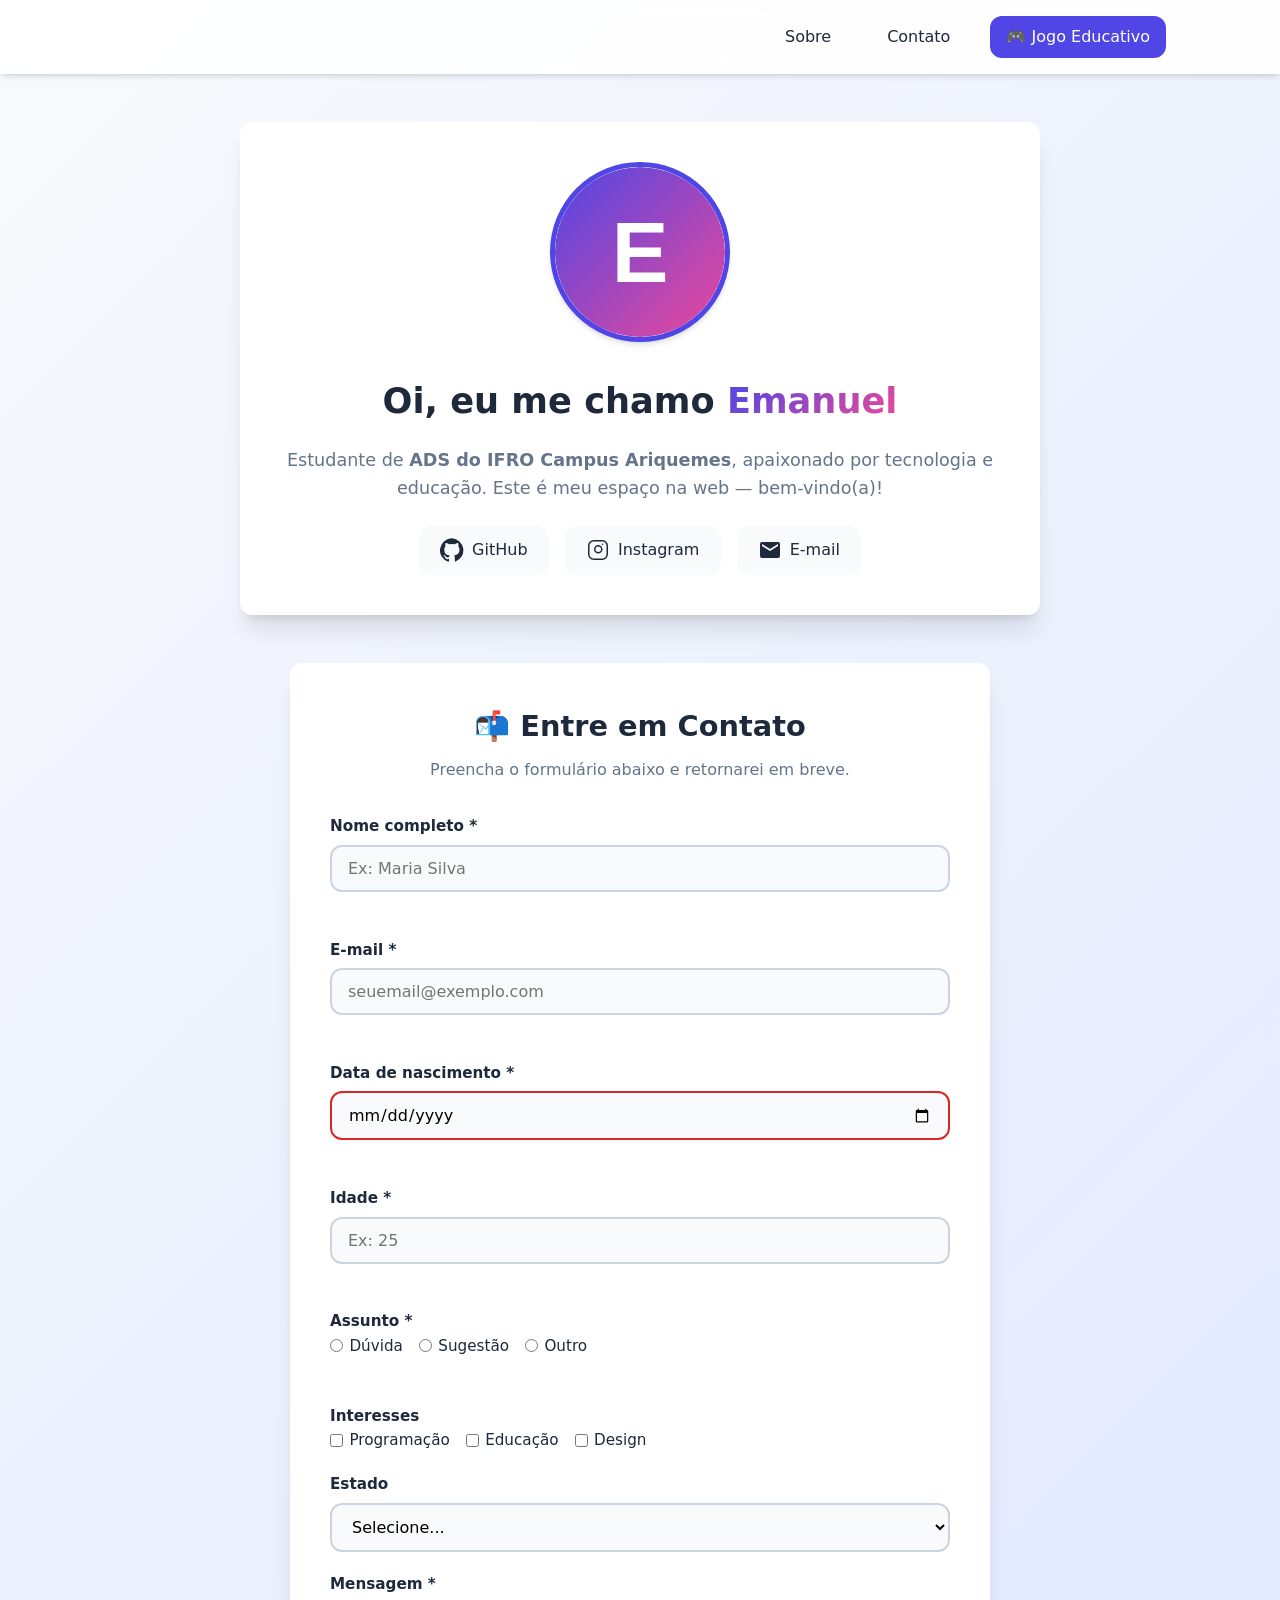
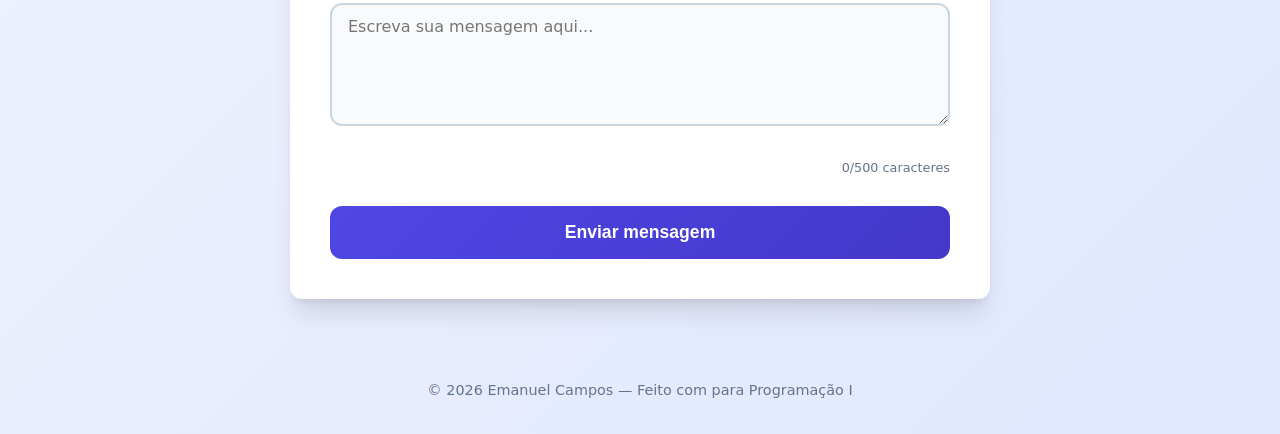
<file: index.html>
<!DOCTYPE html>
<html lang="pt-BR">
<head>
  <meta charset="UTF-8" />
  <meta name="viewport" content="width=device-width, initial-scale=1.0" />
  <meta name="description" content="Portfólio pessoal de [Seu Nome] — Desenvolvedor Web e Educador" />
  <meta name="author" content="[Seu Nome]" />

  <!-- Visualização das formas de contato -->
  <meta property="og:title" content="[Seu Nome] — Webfólio" />
  <meta property="og:description" content="Portfólio pessoal e projeto educativo de alfabetização." />
  <meta property="og:type" content="website" />

  <title>Emanuel Campos — Webfólio Pessoal</title>
  <link rel="icon" type="image/svg+xml" href="assets/favicon.svg" />
  <link rel="stylesheet" href="estilo/global.css" />
</head>
<body>
  <!--  navegação  com botões -->
  <header class="cabecalho">
    <nav class="navegacao" aria-label="Navegação principal">
      <a href="#sobre" class="nav-link">Sobre</a>
      <a href="#contato" class="nav-link">Contato</a>
      <a href="aplicacao-educativa/index.html" class="nav-link nav-destaque">
        🎮 Jogo Educativo
      </a>
    </nav>
  </header>

  <main>
    <!-- Minha apresentação  -->
    <section id="sobre" class="apresentacao">
      <img
        src="assets/perfil.svg"
        alt="Foto de perfil de [Seu Nome]"
        class="foto-perfil"
        width="180"
        height="180"
        onerror="this.src='data:image/svg+xml;utf8,<svg xmlns=%22http://www.w3.org/2000/svg%22 viewBox=%220 0 100 100%22><circle cx=%2250%22 cy=%2250%22 r=%2250%22 fill=%22%234f46e5%22/><text x=%2250%22 y=%2265%22 text-anchor=%22middle%22 fill=%22white%2２ font-size=%2２50%２>👤</text></svg>'"
      />
      <h1>Oi, eu me chamo <span class="destaque-nome">Emanuel</span></h1>
      <p class="bio">
        Estudante de <strong>ADS do IFRO Campus Ariquemes</strong>, apaixonado por tecnologia
        e educação. Este é meu espaço na web — bem-vindo(a)!
      </p>

      <!-- Links das minhas redes sociais -->
      <ul class="redes-sociais" aria-label="Redes sociais">
        <li>
          <a href="https://github.com/Emanuel07-coder" target="_blank" rel="noopener noreferrer" aria-label="GitHub">
            <svg width="24" height="24" viewBox="0 0 24 24" fill="currentColor" aria-hidden="true">
              <path d="M12 .3a12 12 0 0 0-3.8 23.4c.6.1.8-.3.8-.6v-2.1c-3.3.7-4-1.6-4-1.6-.6-1.4-1.4-1.8-1.4-1.8-1-.7.1-.7.1-.7 1.2.1 1.8 1.2 1.8 1.2 1 1.8 2.8 1.3 3.5 1 .1-.8.4-1.3.8-1.6-2.7-.3-5.5-1.3-5.5-6 0-1.3.5-2.4 1.2-3.2-.1-.3-.5-1.5.1-3.2 0 0 1-.3 3.3 1.2a11.5 11.5 0 0 1 6 0c2.3-1.5 3.3-1.2 3.3-1.2.6 1.7.2 2.9.1 3.2.8.8 1.2 1.9 1.2 3.2 0 4.6-2.8 5.6-5.5 5.9.4.4.8 1.1.8 2.2v3.3c0 .3.2.7.8.6A12 12 0 0 0 12 .3"/>
            </svg>
            <span>GitHub</span>
          </a>
        </li>
        <li>
          <a href="https://www.instagram.com/_emanuel_0607?igsh=MTVqbm9tNDA3M3ljeQ==" target="_blank" rel="noopener noreferrer" aria-label="Instagram">
            <svg width="24" height="24" viewBox="0 0 24 24" fill="currentColor" aria-hidden="true">
              <path d="M7.75 2h8.5A5.75 5.75 0 0 1 22 7.75v8.5A5.75 5.75 0 0 1 16.25 22h-8.5A5.75 5.75 0 0 1 2 16.25v-8.5A5.75 5.75 0 0 1 7.75 2zm0 1.5A4.25 4.25 0 0 0 3.5 7.75v8.5A4.25 4.25 0 0 0 7.75 20.5h8.5a4.25 4.25 0 0 0 4.25-4.25v-8.5A4.25 4.25 0 0 0 16.25 3.5h-8.5zm8.75 2a.75.75 0 1 1 0 1.5.75.75 0 0 1 0-1.5zm-4.25 1.5a4.25 4.25 0 1 1 0 8.5 4.25 4.25 0 0 1 0-8.5zm0 1.5a2.75 2.75 0 1 0 0 5.5 2.75 2.75 0 0 0 0-5.5z"/>
            </svg>
            <span>Instagram</span>
          </a>
        </li>
        <li>
          <a href="mailto:emanuel.wenzel2007@gmail.com" aria-label="E-mail">
            <svg width="24" height="24" viewBox="0 0 24 24" fill="currentColor" aria-hidden="true">
              <path d="M20 4H4a2 2 0 0 0-2 2v12a2 2 0 0 0 2 2h16a2 2 0 0 0 2-2V6a2 2 0 0 0-2-2zm0 4-8 5-8-5V6l8 5 8-5v2z"/>
            </svg>
            <span>E-mail</span>
          </a>
        </li>
      </ul>
    </section>

    <!-- Formulário simples -->
    <section id="contato" class="contato">
      <h2>📬 Entre em Contato</h2>
      <p class="subtitulo">Preencha o formulário abaixo e retornarei em breve.</p>

      <form id="formulario" class="formulario" novalidate>
        <!-- Campo Nome -->
        <div class="campo">
          <label for="nome">Nome completo *</label>
          <input
            type="text"
            id="nome"
            name="nome"
            required
            minlength="3"
            maxlength="80"
            placeholder="Ex: Maria Silva"
            autocomplete="name"
          />
          <span class="mensagem-erro" id="erro-nome" aria-live="polite"></span>
        </div>

        <!-- Campo E-mail -->
        <div class="campo">
          <label for="email">E-mail *</label>
          <input
            type="email"
            id="email"
            name="email"
            required
            placeholder="seuemail@exemplo.com"
            autocomplete="email"
          />
          <span class="mensagem-erro" id="erro-email" aria-live="polite"></span>
        </div>

        <!-- Campo Data -->
        <div class="campo">
          <label for="data">Data de nascimento *</label>
          <input type="date" id="data" name="data" required />
          <span class="mensagem-erro" id="erro-data" aria-live="polite"></span>
        </div>

        <!-- Campo Idade -->
        <div class="campo">
          <label for="numero">Idade *</label>
          <input
            type="number"
            id="numero"
            name="numero"
            required
            min="10"
            max="120"
            placeholder="Ex: 25"
          />
          <span class="mensagem-erro" id="erro-numero" aria-live="polite"></span>
        </div>

        <!-- Componente extra 1: RadioButton -->
        <fieldset class="campo">
          <legend>Assunto *</legend>
          <div class="opcoes-radio">
            <label><input type="radio" name="assunto" value="duvida" required /> Dúvida</label>
            <label><input type="radio" name="assunto" value="sugestao" /> Sugestão</label>
            <label><input type="radio" name="assunto" value="outro" /> Outro</label>
          </div>
          <span class="mensagem-erro" id="erro-assunto" aria-live="polite"></span>
        </fieldset>

        <!-- Componente extra 2: Checkbox -->
        <fieldset class="campo">
          <legend>Interesses</legend>
          <div class="opcoes-check">
            <label><input type="checkbox" name="interesses" value="programacao" /> Programação</label>
            <label><input type="checkbox" name="interesses" value="educacao" /> Educação</label>
            <label><input type="checkbox" name="interesses" value="design" /> Design</label>
          </div>
        </fieldset>

        <!-- Componente extra 3: Select -->
        <div class="campo">
          <label for="estado">Estado</label>
          <select id="estado" name="estado">
            <option value="">Selecione...</option>
            <option value="AC">Acre</option>
            <option value="AL">Alagoas</option>
            <option value="AP">Amapá</option>
            <option value="AM">Amazonas</option>
            <option value="BA">Bahia</option>
            <option value="CE">Ceará</option>
            <option value="DF">Distrito Federal</option>
            <option value="ES">Espírito Santo</option>
            <option value="GO">Goiás</option>
            <option value="MA">Maranhão</option>
            <option value="MT">Mato Grosso</option>
            <option value="MS">Mato Grosso do Sul</option>
            <option value="MG">Minas Gerais</option>
            <option value="PA">Pará</option>
            <option value="PB">Paraíba</option>
            <option value="PR">Paraná</option>
            <option value="PE">Pernambuco</option>
            <option value="PI">Piauí</option>
            <option value="RJ">Rio de Janeiro</option>
            <option value="RN">Rio Grande do Norte</option>
            <option value="RS">Rio Grande do Sul</option>
            <option value="RO">Rondônia</option>
            <option value="RR">Roraima</option>
            <option value="SC">Santa Catarina</option>
            <option value="SP">São Paulo</option>
            <option value="SE">Sergipe</option>
            <option value="TO">Tocantins</option>
          </select>
        </div>

        <!-- Mensagem -->
        <div class="campo">
          <label for="mensagem">Mensagem *</label>
          <textarea
            id="mensagem"
            name="mensagem"
            required
            minlength="10"
            maxlength="500"
            rows="5"
            placeholder="Escreva sua mensagem aqui..."
          ></textarea>
          <span class="mensagem-erro" id="erro-mensagem" aria-live="polite"></span>
          <span class="contador" id="contador-mensagem">0/500 caracteres</span>
        </div>

        <button type="submit" class="botao-principal">Enviar mensagem</button>

        <!-- Mensagem de sucesso -->
        <div id="sucesso" class="mensagem-sucesso" role="status" hidden>
          ✅ Mensagem enviada com sucesso! Obrigado pelo contato.
        </div>
      </form>
    </section>
  </main>

  <footer class="rodape">
    <p>&copy; <span id="ano-atual"></span> Emanuel Campos — Feito com para Programação I</p>
  </footer>

  <script src="script/validacao.js"></script>
</body>
</html>
</file>
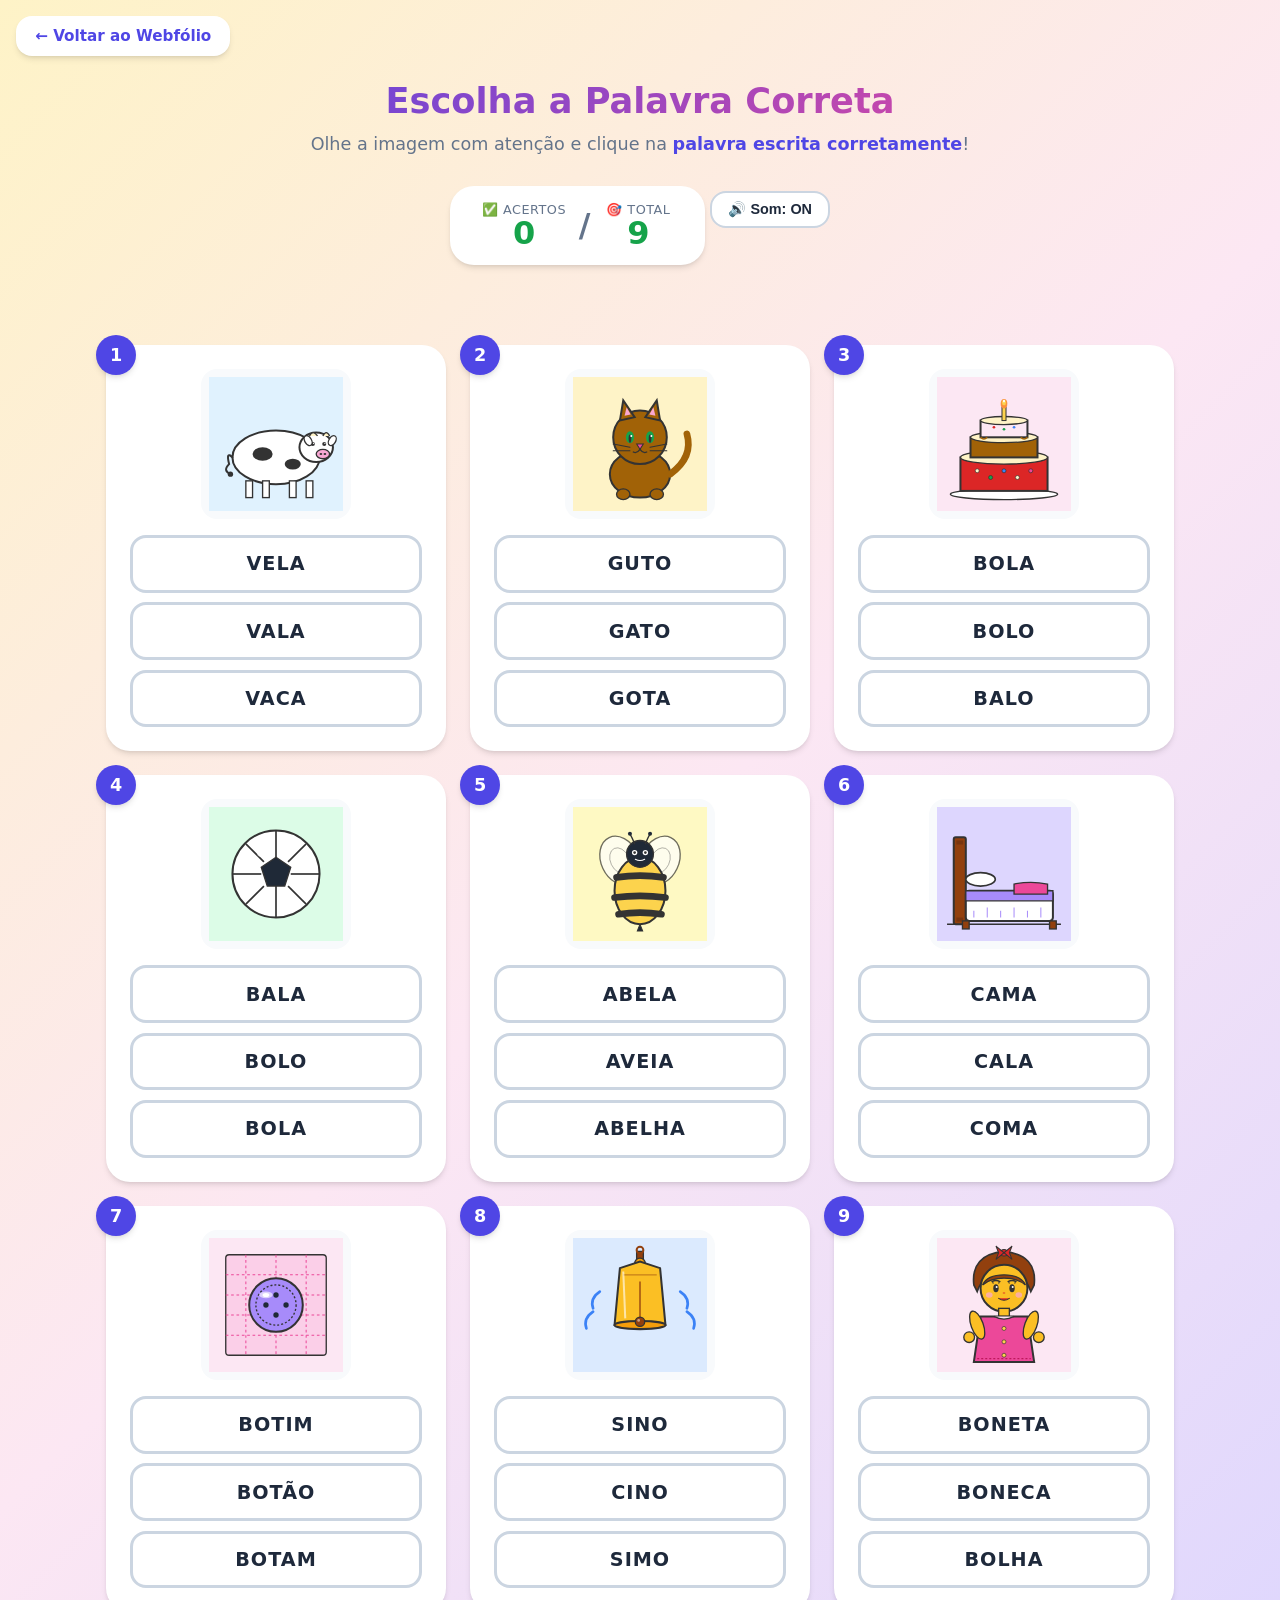
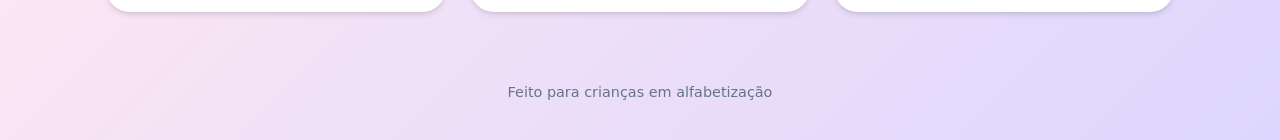
<file: aplicacao-educativa/index.html>
<!DOCTYPE html>
<html lang="pt-BR">
<head>
  <meta charset="UTF-8" />
  <meta name="viewport" content="width=device-width, initial-scale=1.0" />
  <meta name="description" content="Jogo educativo de alfabetização — Escolha a palavra correta" />
  <title> Escolha a Palavra Correta</title>
  <link rel="icon" type="image/svg+xml" href="../assets/favicon.svg" />
  
  <!-- ✅ CORRIGIDO: "estilo" em minúsculo -->
  <link rel="stylesheet" href="estilo/style.css" />
</head>
<body>
  <a href="../index.html" class="botao-voltar" aria-label="Voltar para a página inicial">
    ← Voltar ao Webfólio
  </a>

  <header class="cabecalho-jogo">
    <h1>  Escolha a Palavra Correta</h1>
    <p class="instrucoes">
      Olhe a imagem com atenção e clique na <strong>palavra escrita corretamente</strong>!
    </p>

    <div class="placar" role="status" aria-live="polite">
      <div class="placar-item">
        <span class="placar-label">✅ Acertos</span>
        <span class="placar-valor" id="placar-acertos">0</span>
      </div>
      <div class="placar-separador">/</div>
      <div class="placar-item">
        <span class="placar-label">🎯 Total</span>
        <span class="placar-valor" id="placar-total">9</span>
      </div>
    </div>

    <button id="botao-audio" class="botao-audio" aria-label="Ativar/Desativar som" aria-pressed="true">
      🔊 Som: <span id="estado-audio">ON</span>
    </button>
  </header>

  <main>
    <section id="area-jogo" class="area-jogo" aria-label="Cartões do jogo"></section>

    <section id="tela-final" class="tela-final" hidden>
      <div class="tela-final-conteudo">
        <div class="trofeu">🏆</div>
        <h2 id="titulo-final">Parabéns!</h2>
        <p id="mensagem-final"></p>
        <div class="placar-final">
          Você acertou <strong id="final-acertos">0</strong> de <strong>9</strong> palavras!
        </div>
        <div class="estrelas" id="estrelas"></div>
        <p class="recorde" id="recorde"></p>
        <div class="botoes-finais">
          <button id="botao-reiniciar" class="botao-principal">🔁 Jogar novamente</button>
          <a href="../index.html" class="botao-secundario">🏠 Voltar ao Webfólio</a>
        </div>
      </div>
    </section>
  </main>

  <footer class="rodape-jogo">
    <p>Feito para crianças em alfabetização</p>
  </footer>

  <!-- ✅ CORRIGIDO: "script" em minúsculo -->
  <script src="script/jogo.js"></script>

</body>
</html>
</file>
<file: estilo/global.css>
/* ============================================
   VARIÁVEIS CSS (Design System)
   ============================================ */
:root {
  --cor-primaria: #4f46e5;
  --cor-primaria-escura: #4338ca;
  --cor-secundaria: #ec4899;
  --cor-fundo: #f8fafc;
  --cor-texto: #1e293b;
  --cor-texto-claro: #64748b;
  --cor-borda: #cbd5e1;
  --cor-erro: #dc2626;
  --cor-sucesso: #16a34a;
  --cor-cartao: #ffffff;
  --sombra: 0 4px 6px -1px rgba(0, 0, 0, 0.1), 0 2px 4px -2px rgba(0, 0, 0, 0.1);
  --sombra-grande: 0 20px 25px -5px rgba(0, 0, 0, 0.1), 0 8px 10px -6px rgba(0, 0, 0, 0.1);
  --raio: 12px;
  --transicao: all 0.3s ease;
  --fonte: system-ui, -apple-system, "Segoe UI", Roboto, sans-serif;
}

/* ============================================
   RESET E BASE
   ============================================ */
* {
  margin: 0;
  padding: 0;
  box-sizing: border-box;
}

html {
  scroll-behavior: smooth;
}

body {
  font-family: var(--fonte);
  background: linear-gradient(135deg, #f8fafc 0%, #e0e7ff 100%);
  color: var(--cor-texto);
  line-height: 1.6;
  min-height: 100vh;
}

/* ============================================
   CABEÇALHO
   ============================================ */
.cabecalho {
  background: rgba(255, 255, 255, 0.9);
  backdrop-filter: blur(10px);
  position: sticky;
  top: 0;
  z-index: 100;
  box-shadow: var(--sombra);
}

.navegacao {
  max-width: 1100px;
  margin: 0 auto;
  padding: 1rem 1.5rem;
  display: flex;
  gap: 1.5rem;
  justify-content: flex-end;
  align-items: center;
  flex-wrap: wrap;
}

.nav-link {
  color: var(--cor-texto);
  text-decoration: none;
  font-weight: 500;
  padding: 0.5rem 1rem;
  border-radius: var(--raio);
  transition: var(--transicao);
}

.nav-link:hover {
  background: var(--cor-fundo);
  color: var(--cor-primaria);
}

.nav-destaque {
  background: var(--cor-primaria);
  color: white;
}

.nav-destaque:hover {
  background: var(--cor-primaria-escura);
  color: white;
  transform: translateY(-2px);
}

/* ============================================
   APRESENTAÇÃO
   ============================================ */
.apresentacao {
  max-width: 800px;
  margin: 3rem auto;
  padding: 2.5rem;
  background: var(--cor-cartao);
  border-radius: var(--raio);
  box-shadow: var(--sombra-grande);
  text-align: center;
}

.foto-perfil {
  width: 180px;
  height: 180px;
  border-radius: 50%;
  object-fit: cover;
  border: 5px solid var(--cor-primaria);
  margin-bottom: 1.5rem;
  box-shadow: var(--sombra);
}

.apresentacao h1 {
  font-size: 2.2rem;
  margin-bottom: 1rem;
  color: var(--cor-texto);
}

.destaque-nome {
  background: linear-gradient(135deg, var(--cor-primaria), var(--cor-secundaria));
  -webkit-background-clip: text;
  background-clip: text;
  -webkit-text-fill-color: transparent;
}

.bio {
  font-size: 1.1rem;
  color: var(--cor-texto-claro);
  margin-bottom: 1.5rem;
}

.redes-sociais {
  list-style: none;
  display: flex;
  gap: 1rem;
  justify-content: center;
  flex-wrap: wrap;
}

.redes-sociais a {
  display: flex;
  align-items: center;
  gap: 0.5rem;
  padding: 0.6rem 1.2rem;
  background: var(--cor-fundo);
  color: var(--cor-texto);
  text-decoration: none;
  border-radius: var(--raio);
  transition: var(--transicao);
  border: 2px solid transparent;
}

.redes-sociais a:hover {
  border-color: var(--cor-primaria);
  color: var(--cor-primaria);
  transform: translateY(-3px);
}

/* ============================================
   FORMULÁRIO
   ============================================ */
.contato {
  max-width: 700px;
  margin: 2rem auto 3rem;
  padding: 2.5rem;
  background: var(--cor-cartao);
  border-radius: var(--raio);
  box-shadow: var(--sombra-grande);
}

.contato h2 {
  font-size: 1.8rem;
  margin-bottom: 0.5rem;
  text-align: center;
}

.subtitulo {
  text-align: center;
  color: var(--cor-texto-claro);
  margin-bottom: 2rem;
}

.formulario {
  display: flex;
  flex-direction: column;
  gap: 1.25rem;
}

.campo {
  display: flex;
  flex-direction: column;
  gap: 0.4rem;
  border: none;
  padding: 0;
}

.campo legend,
.campo label {
  font-weight: 600;
  color: var(--cor-texto);
  font-size: 0.95rem;
}

.campo input,
.campo select,
.campo textarea {
  padding: 0.75rem 1rem;
  border: 2px solid var(--cor-borda);
  border-radius: var(--raio);
  font-size: 1rem;
  font-family: inherit;
  background: var(--cor-fundo);
  transition: var(--transicao);
  width: 100%;
}

.campo input:focus,
.campo select:focus,
.campo textarea:focus {
  outline: none;
  border-color: var(--cor-primaria);
  background: white;
  box-shadow: 0 0 0 3px rgba(79, 70, 229, 0.15);
}

.campo input:invalid:not(:placeholder-shown) {
  border-color: var(--cor-erro);
}

.opcoes-radio,
.opcoes-check {
  display: flex;
  gap: 1rem;
  flex-wrap: wrap;
}

.opcoes-radio label,
.opcoes-check label {
  display: flex;
  align-items: center;
  gap: 0.4rem;
  font-weight: 400;
  cursor: pointer;
}

.mensagem-erro {
  color: var(--cor-erro);
  font-size: 0.85rem;
  min-height: 1.2rem;
  font-weight: 500;
}

.contador {
  font-size: 0.8rem;
  color: var(--cor-texto-claro);
  text-align: right;
}

.botao-principal {
  background: linear-gradient(135deg, var(--cor-primaria), var(--cor-primaria-escura));
  color: white;
  border: none;
  padding: 1rem 2rem;
  font-size: 1.1rem;
  font-weight: 600;
  border-radius: var(--raio);
  cursor: pointer;
  transition: var(--transicao);
  margin-top: 0.5rem;
}

.botao-principal:hover {
  transform: translateY(-2px);
  box-shadow: var(--sombra-grande);
}

.botao-principal:active {
  transform: translateY(0);
}

.mensagem-sucesso {
  background: #dcfce7;
  color: var(--cor-sucesso);
  padding: 1rem;
  border-radius: var(--raio);
  text-align: center;
  font-weight: 600;
  border: 2px solid var(--cor-sucesso);
  animation: aparecer 0.4s ease;
}

@keyframes aparecer {
  from { opacity: 0; transform: translateY(-10px); }
  to { opacity: 1; transform: translateY(0); }
}

/* ============================================
   RODAPÉ
   ============================================ */
.rodape {
  text-align: center;
  padding: 2rem 1rem;
  color: var(--cor-texto-claro);
  font-size: 0.9rem;
}

/* ============================================
   RESPONSIVIDADE (3 BREAKPOINTS)
   ============================================ */

/* Mobile Pequeno (até 480px) */
@media (max-width: 480px) {
  .apresentacao,
  .contato {
    margin: 1rem;
    padding: 1.5rem;
  }

  .apresentacao h1 {
    font-size: 1.6rem;
  }

  .foto-perfil {
    width: 130px;
    height: 130px;
  }

  .navegacao {
    justify-content: center;
    padding: 0.8rem 1rem;
    gap: 0.8rem;
  }

  .nav-link {
    padding: 0.4rem 0.8rem;
    font-size: 0.9rem;
  }
}

/* Tablet (481px a 1024px) */
@media (min-width: 481px) and (max-width: 1024px) {
  .apresentacao,
  .contato {
    margin: 2rem;
  }
}
</file>
<file: aplicacao-educativa/estilo/style.css>
:root {
  --cor-primaria: #4f46e5;
  --cor-secundaria: #ec4899;
  --cor-fundo: linear-gradient(135deg, #fef3c7 0%, #fce7f3 50%, #ddd6fe 100%);
  --cor-cartao: #ffffff;
  --cor-acerto: #16a34a;
  --cor-borda: #cbd5e1;
  --cor-erro: #dc2626;
  --cor-texto: #1e293b;
  --cor-texto-claro: #64748b;
  --sombra: 0 4px 6px -1px rgba(0, 0, 0, 0.1), 0 2px 4px -2px rgba(0, 0, 0, 0.1);
  --sombra-grande: 0 20px 25px -5px rgba(0, 0, 0, 0.15);
  --raio: 16px;
  --raio-grande: 24px;
  --transicao: all 0.3s cubic-bezier(0.4, 0, 0.2, 1);
  --fonte: system-ui, -apple-system, "Segoe UI", Roboto, sans-serif;
}

* {
  margin: 0;
  padding: 0;
  box-sizing: border-box;
}

[hidden] {
  display: none !important;
}

body {
  font-family: var(--fonte);
  background: var(--cor-fundo);
  min-height: 100vh;
  color: var(--cor-texto);
  padding: 1rem;
}

.botao-voltar {
  position: fixed;
  top: 1rem;
  left: 1rem;
  z-index: 100;
  background: var(--cor-cartao);
  color: var(--cor-primaria);
  padding: 0.7rem 1.2rem;
  border-radius: var(--raio);
  text-decoration: none;
  font-weight: 600;
  box-shadow: var(--sombra);
  transition: var(--transicao);
  font-size: 0.95rem;
}

.botao-voltar:hover {
  transform: translateX(-3px);
  background: var(--cor-primaria);
  color: white;
}

.cabecalho-jogo {
  text-align: center;
  padding: 4rem 1rem 1.5rem;
  max-width: 1100px;
  margin: 0 auto;
}

.cabecalho-jogo h1 {
  font-size: 2.2rem;
  background: linear-gradient(135deg, var(--cor-primaria), var(--cor-secundaria));
  -webkit-background-clip: text;
  background-clip: text;
  -webkit-text-fill-color: transparent;
  margin-bottom: 0.8rem;
}

.instrucoes {
  font-size: 1.1rem;
  color: var(--cor-texto-claro);
  margin-bottom: 1.5rem;
}

.instrucoes strong {
  color: var(--cor-primaria);
}

.placar {
  display: inline-flex;
  align-items: center;
  gap: 0.8rem;
  background: var(--cor-cartao);
  padding: 1rem 2rem;
  border-radius: var(--raio-grande);
  box-shadow: var(--sombra);
  font-size: 1.3rem;
  font-weight: 700;
  margin: 0.5rem 0;
}

.placar-item {
  display: flex;
  flex-direction: column;
  align-items: center;
  min-width: 70px;
}

.placar-label {
  font-size: 0.8rem;
  color: var(--cor-texto-claro);
  font-weight: 500;
  text-transform: uppercase;
  letter-spacing: 0.5px;
}

.placar-valor {
  font-size: 2rem;
  color: var(--cor-acerto);
  line-height: 1;
}

.placar-separador {
  font-size: 2rem;
  color: var(--cor-texto-claro);
}

.botao-audio {
  background: var(--cor-cartao);
  border: 2px solid var(--cor-borda);
  padding: 0.5rem 1rem;
  border-radius: var(--raio);
  cursor: pointer;
  font-weight: 600;
  font-size: 0.9rem;
  color: var(--cor-texto);
  margin-top: 0.5rem;
  transition: var(--transicao);
}

.botao-audio:hover {
  border-color: var(--cor-primaria);
  color: var(--cor-primaria);
}

.area-jogo {
  display: grid;
  grid-template-columns: repeat(auto-fit, minmax(280px, 1fr));
  gap: 1.5rem;
  max-width: 1100px;
  margin: 2rem auto;
  padding: 1rem;
}

.cartao {
  background: var(--cor-cartao);
  border-radius: var(--raio-grande);
  padding: 1.5rem;
  box-shadow: var(--sombra);
  display: flex;
  flex-direction: column;
  align-items: center;
  gap: 1rem;
  transition: var(--transicao);
  position: relative;
  animation: aparecerCartao 0.5s ease backwards;
}

.cartao:nth-child(1) { animation-delay: 0.05s; }
.cartao:nth-child(2) { animation-delay: 0.1s; }
.cartao:nth-child(3) { animation-delay: 0.15s; }
.cartao:nth-child(4) { animation-delay: 0.2s; }
.cartao:nth-child(5) { animation-delay: 0.25s; }
.cartao:nth-child(6) { animation-delay: 0.3s; }
.cartao:nth-child(7) { animation-delay: 0.35s; }
.cartao:nth-child(8) { animation-delay: 0.4s; }
.cartao:nth-child(9) { animation-delay: 0.45s; }

@keyframes aparecerCartao {
  from { opacity: 0; transform: scale(0.8) translateY(20px); }
  to { opacity: 1; transform: scale(1) translateY(0); }
}

.cartao:hover {
  transform: translateY(-5px);
  box-shadow: var(--sombra-grande);
}

.cartao-imagem {
  width: 100%;
  max-width: 150px;
  height: 150px;
  display: flex;
  align-items: center;
  justify-content: center;
  background: #f8fafc;
  border-radius: var(--raio);
  padding: 0.5rem;
}

.cartao-imagem img {
  max-width: 100%;
  max-height: 100%;
  object-fit: contain;
}

.cartao-numero {
  position: absolute;
  top: -10px;
  left: -10px;
  background: var(--cor-primaria);
  color: white;
  width: 40px;
  height: 40px;
  border-radius: 50%;
  display: flex;
  align-items: center;
  justify-content: center;
  font-weight: 700;
  font-size: 1.1rem;
  box-shadow: var(--sombra);
}

.cartao-opcoes {
  display: flex;
  flex-direction: column;
  gap: 0.6rem;
  width: 100%;
}

.botao-palavra {
  background: var(--cor-cartao);
  border: 3px solid var(--cor-borda);
  padding: 0.9rem 1rem;
  border-radius: var(--raio);
  font-size: 1.2rem;
  font-weight: 700;
  cursor: pointer;
  transition: var(--transicao);
  font-family: inherit;
  color: var(--cor-texto);
  min-height: 52px;
  letter-spacing: 1px;
  position: relative;
  overflow: hidden;
}

.botao-palavra:hover:not(:disabled) {
  border-color: var(--cor-primaria);
  background: #eef2ff;
  transform: scale(1.03);
}

.botao-palavra:active:not(:disabled) {
  transform: scale(0.98);
}

.botao-palavra:focus-visible {
  outline: 3px solid var(--cor-primaria);
  outline-offset: 3px;
}

.botao-palavra.acerto {
  background: var(--cor-acerto);
  color: white;
  border-color: var(--cor-acerto);
  animation: pulsar 0.5s ease;
}

.botao-palavra.erro {
  background: var(--cor-erro);
  color: white;
  border-color: var(--cor-erro);
  animation: tremer 0.4s ease;
}

.botao-palavra.revelar-correta {
  background: var(--cor-acerto);
  color: white;
  border-color: var(--cor-acerto);
  opacity: 0.7;
}

.botao-palavra:disabled {
  cursor: not-allowed;
  opacity: 0.7;
}

@keyframes pulsar {
  0%, 100% { transform: scale(1); }
  50% { transform: scale(1.08); }
}

@keyframes tremer {
  0%, 100% { transform: translateX(0); }
  25% { transform: translateX(-8px); }
  75% { transform: translateX(8px); }
}

.tela-final:not([hidden]) {
  position: fixed;
  inset: 0;
  background: rgba(0, 0, 0, 0.6);
  display: flex;
  align-items: center;
  justify-content: center;
  z-index: 200;
  padding: 1rem;
  animation: fadeIn 0.3s ease;
}

@keyframes fadeIn {
  from { opacity: 0; }
  to { opacity: 1; }
}

.tela-final-conteudo {
  background: white;
  padding: 2.5rem 2rem;
  border-radius: var(--raio-grande);
  text-align: center;
  max-width: 500px;
  width: 100%;
  box-shadow: var(--sombra-grande);
  animation: aparecerCartao 0.5s ease;
}

.trofeu {
  font-size: 5rem;
  margin-bottom: 0.5rem;
  animation: quicar 1s ease infinite;
}

@keyframes quicar {
  0%, 100% { transform: translateY(0); }
  50% { transform: translateY(-15px); }
}

.tela-final h2 {
  font-size: 2.2rem;
  background: linear-gradient(135deg, var(--cor-primaria), var(--cor-secundaria));
  -webkit-background-clip: text;
  background-clip: text;
  -webkit-text-fill-color: transparent;
  margin-bottom: 0.5rem;
}

.tela-final p {
  font-size: 1.1rem;
  color: var(--cor-texto-claro);
  margin-bottom: 1rem;
}

.placar-final {
  background: linear-gradient(135deg, #fef3c7, #fde68a);
  padding: 1.2rem;
  border-radius: var(--raio);
  font-size: 1.2rem;
  margin: 1rem 0;
}

.placar-final strong {
  color: var(--cor-primaria);
  font-size: 1.5rem;
}

.estrelas {
  font-size: 2.5rem;
  margin: 1rem 0;
  letter-spacing: 0.3rem;
}

.recorde {
  font-size: 0.95rem !important;
  color: var(--cor-primaria) !important;
  font-weight: 600;
}

.botoes-finais {
  display: flex;
  gap: 1rem;
  justify-content: center;
  flex-wrap: wrap;
  margin-top: 1.5rem;
}

.botao-principal {
  background: linear-gradient(135deg, var(--cor-primaria), var(--cor-primaria-escura));
  color: black;
  border: none;
  padding: 0.9rem 1.8rem;
  font-size: 1.05rem;
  font-weight: 600;
  border-radius: var(--raio);
  cursor: pointer;
  transition: var(--transicao);
  text-decoration: none;
  display: inline-block;
  min-height: 48px;
  font-family: inherit;
}

.botao-principal:hover {
  transform: translateY(-2px);
  box-shadow: var(--sombra-grande);
}

.botao-secundario {
  background: var(--cor-fundo);
  color: var(--cor-primaria);
  border: 2px solid var(--cor-primaria);
  padding: 0.9rem 1.8rem;
  font-size: 1.05rem;
  font-weight: 600;
  border-radius: var(--raio);
  cursor: pointer;
  transition: var(--transicao);
  text-decoration: none;
  display: inline-block;
  min-height: 48px;
}

.botao-secundario:hover {
  background: var(--cor-primaria);
  color: white;
}

.rodape-jogo {
  text-align: center;
  padding: 1.5rem;
  color: var(--cor-texto-claro);
  font-size: 0.9rem;
}

@media (max-width: 600px) {
  .cabecalho-jogo h1 { font-size: 1.5rem; }
  .instrucoes { font-size: 0.95rem; }
  .placar { padding: 0.7rem 1.2rem; font-size: 1rem; }
  .placar-valor { font-size: 1.5rem; }
  .placar-label { font-size: 0.7rem; }
  .area-jogo { grid-template-columns: 1fr; gap: 1rem; }
  .botao-palavra { font-size: 1.1rem; padding: 1rem; }
  .cartao-imagem { height: 130px; }
  .botao-voltar { padding: 0.5rem 0.8rem; font-size: 0.85rem; }
}

@media (min-width: 601px) and (max-width: 1024px) {
  .area-jogo { grid-template-columns: repeat(2, 1fr); }
}

@media (min-width: 1025px) {
  .area-jogo { grid-template-columns: repeat(3, 1fr); }
}
</file>
